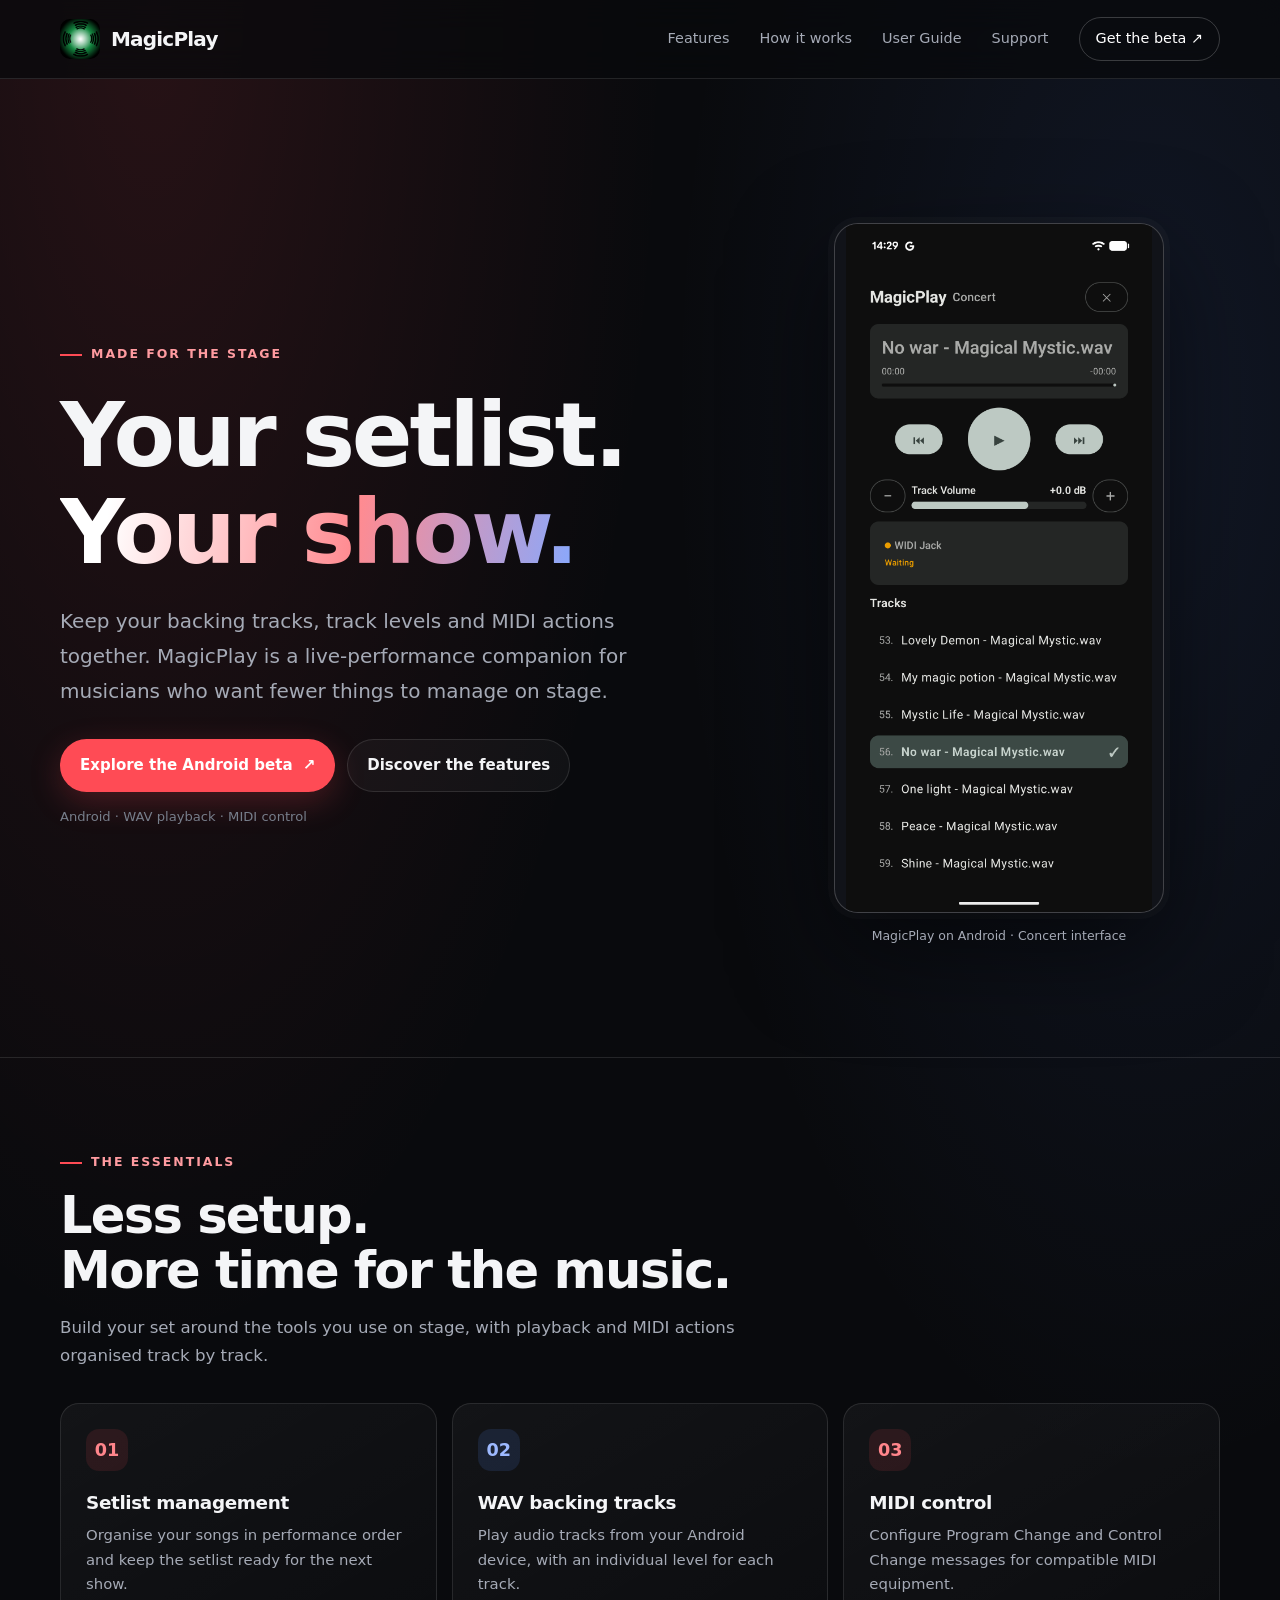
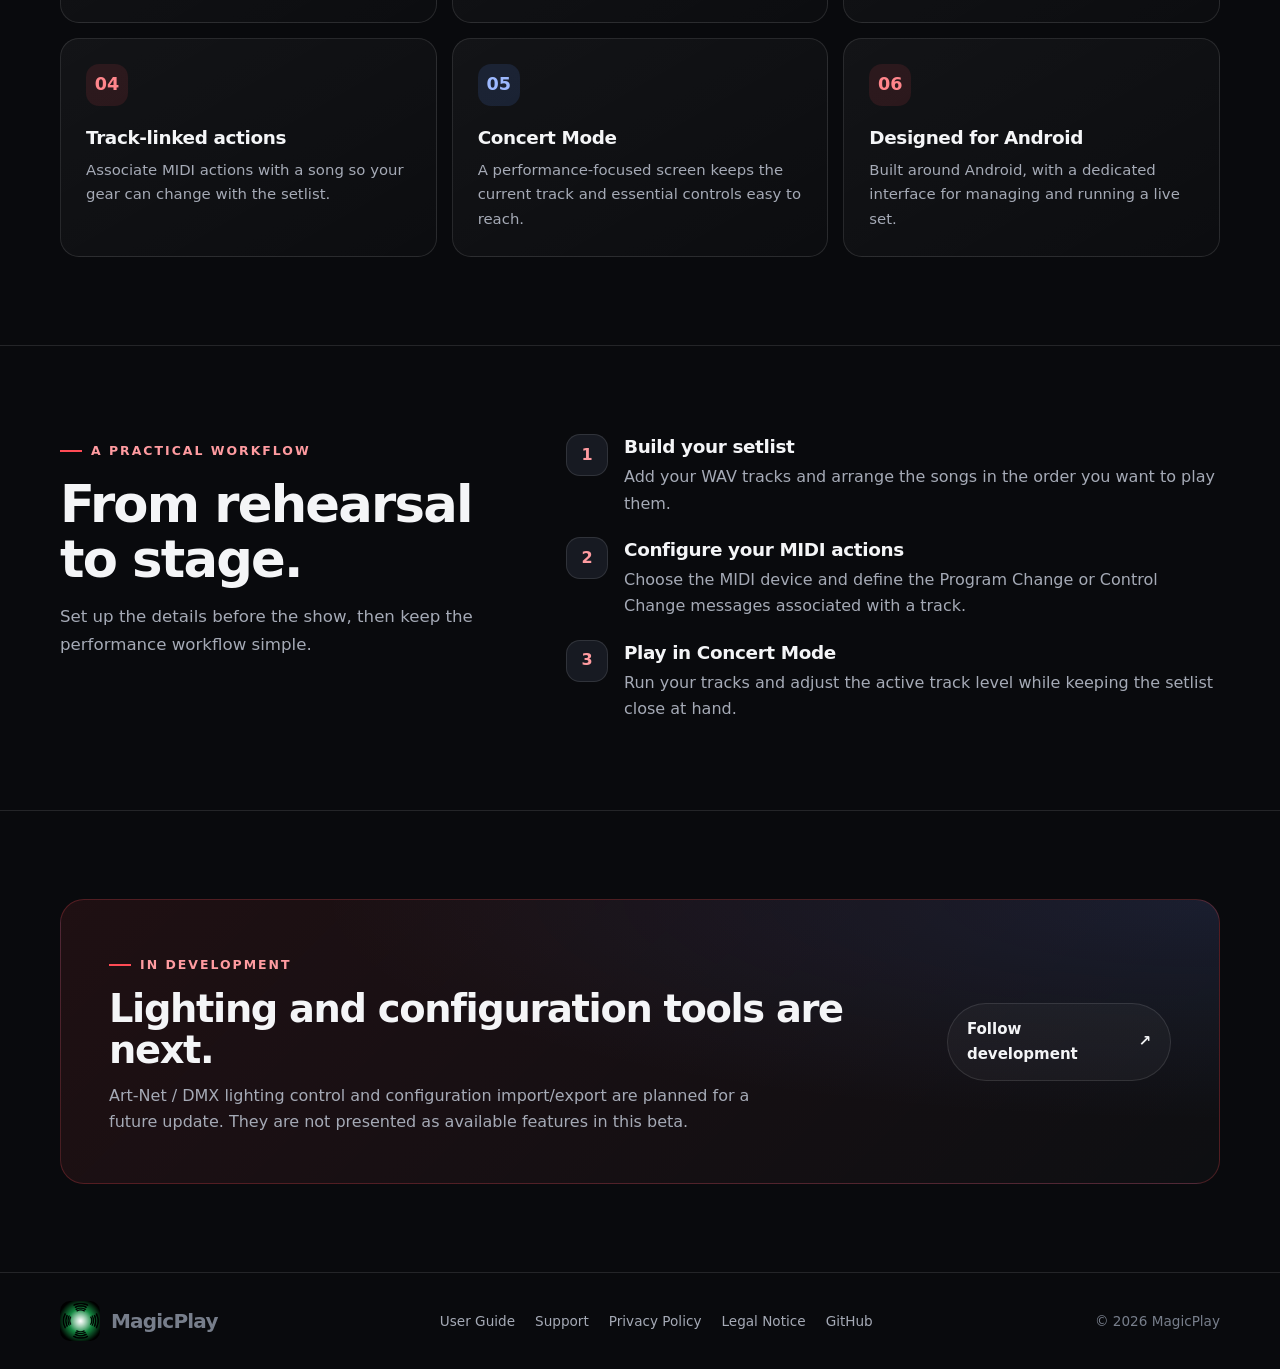
<file: index.html>
<!doctype html>
<html lang="en">
<head>
  <meta charset="utf-8">
  <meta name="viewport" content="width=device-width, initial-scale=1">
  <meta name="theme-color" content="#090a0d">
  <meta name="description" content="MagicPlay brings live setlists, WAV backing tracks and MIDI control together in one Android app built for musicians on stage.">
  <title>MagicPlay — Your Setlist. Your Show.</title>
  <link rel="icon" type="image/png" href="Android/ic_launcher-playstore.png">
  <link rel="stylesheet" href="assets/site.css">
</head>
<body>
  <header class="site-header">
    <div class="wrap nav">
      <a class="brand" href="./" aria-label="MagicPlay home"><img class="brand-logo" src="Android/ic_launcher-playstore.png" alt="" aria-hidden="true"> MagicPlay</a>
      <nav class="nav-links" aria-label="Main navigation">
        <a href="#features">Features</a>
        <a href="#workflow">How it works</a>
        <a href="user-guide.html">User Guide</a>
        <a href="support/">Support</a>
        <a class="nav-cta" href="https://github.com/jimbarba/MagicPlay/releases/tag/1.0.0">Get the beta <span aria-hidden="true">↗</span></a>
      </nav>
    </div>
  </header>

  <main>
    <section class="hero">
      <div class="wrap hero-grid">
        <div>
          <span class="eyebrow">Made for the stage</span>
          <h1>Your setlist.<br><span class="gradient-text">Your show.</span></h1>
          <p class="lead">Keep your backing tracks, track levels and MIDI actions together. MagicPlay is a live-performance companion for musicians who want fewer things to manage on stage.</p>
          <div class="actions">
            <a class="button button-primary" href="https://github.com/jimbarba/MagicPlay/releases/tag/1.0.0">Explore the Android beta <span aria-hidden="true">↗</span></a>
            <a class="button button-secondary" href="#features">Discover the features</a>
          </div>
          <p class="microcopy">Android · WAV playback · MIDI control</p>
        </div>

        <div class="device-stage screenshot-stage">
          <figure class="app-screenshot">
            <img src="Android/Screenshot_20261024-140210.png" alt="MagicPlay running on Android, showing the real app interface" fetchpriority="high">
            <figcaption>MagicPlay on Android · Concert interface</figcaption>
          </figure>
        </div>
      </div>
    </section>

    <section class="section" id="features">
      <div class="wrap">
        <div class="section-heading">
          <span class="eyebrow">The essentials</span>
          <h2>Less setup.<br>More time for the music.</h2>
          <p>Build your set around the tools you use on stage, with playback and MIDI actions organised track by track.</p>
        </div>
        <div class="feature-grid">
          <article class="feature-card"><div class="feature-icon">01</div><h3>Setlist management</h3><p>Organise your songs in performance order and keep the setlist ready for the next show.</p></article>
          <article class="feature-card"><div class="feature-icon">02</div><h3>WAV backing tracks</h3><p>Play audio tracks from your Android device, with an individual level for each track.</p></article>
          <article class="feature-card"><div class="feature-icon">03</div><h3>MIDI control</h3><p>Configure Program Change and Control Change messages for compatible MIDI equipment.</p></article>
          <article class="feature-card"><div class="feature-icon">04</div><h3>Track-linked actions</h3><p>Associate MIDI actions with a song so your gear can change with the setlist.</p></article>
          <article class="feature-card"><div class="feature-icon">05</div><h3>Concert Mode</h3><p>A performance-focused screen keeps the current track and essential controls easy to reach.</p></article>
          <article class="feature-card"><div class="feature-icon">06</div><h3>Designed for Android</h3><p>Built around Android, with a dedicated interface for managing and running a live set.</p></article>
        </div>
      </div>
    </section>

    <section class="section" id="workflow">
      <div class="wrap split">
        <div class="section-heading">
          <span class="eyebrow">A practical workflow</span>
          <h2>From rehearsal to stage.</h2>
          <p>Set up the details before the show, then keep the performance workflow simple.</p>
        </div>
        <div class="steps">
          <div class="step"><span class="step-number">1</span><div><h3>Build your setlist</h3><p>Add your WAV tracks and arrange the songs in the order you want to play them.</p></div></div>
          <div class="step"><span class="step-number">2</span><div><h3>Configure your MIDI actions</h3><p>Choose the MIDI device and define the Program Change or Control Change messages associated with a track.</p></div></div>
          <div class="step"><span class="step-number">3</span><div><h3>Play in Concert Mode</h3><p>Run your tracks and adjust the active track level while keeping the setlist close at hand.</p></div></div>
        </div>
      </div>
    </section>

    <section class="section">
      <div class="wrap callout">
        <div><span class="eyebrow">In development</span><h2>Lighting and configuration tools are next.</h2><p>Art-Net / DMX lighting control and configuration import/export are planned for a future update. They are not presented as available features in this beta.</p></div>
        <a class="button button-secondary" href="https://github.com/jimbarba/MagicPlay">Follow development <span aria-hidden="true">↗</span></a>
      </div>
    </section>
  </main>

  <footer class="site-footer">
    <div class="wrap footer-inner">
      <a class="brand" href="./"><img class="brand-logo" src="Android/ic_launcher-playstore.png" alt="" aria-hidden="true"> MagicPlay</a>
      <div class="footer-links"><a href="user-guide.html">User Guide</a><a href="support/">Support</a><a href="privacy/">Privacy Policy</a><a href="legal/">Legal Notice</a><a href="https://github.com/jimbarba/MagicPlay">GitHub</a></div>
      <span>© 2026 MagicPlay</span>
    </div>
  </footer>
</body>
</html>
</file>
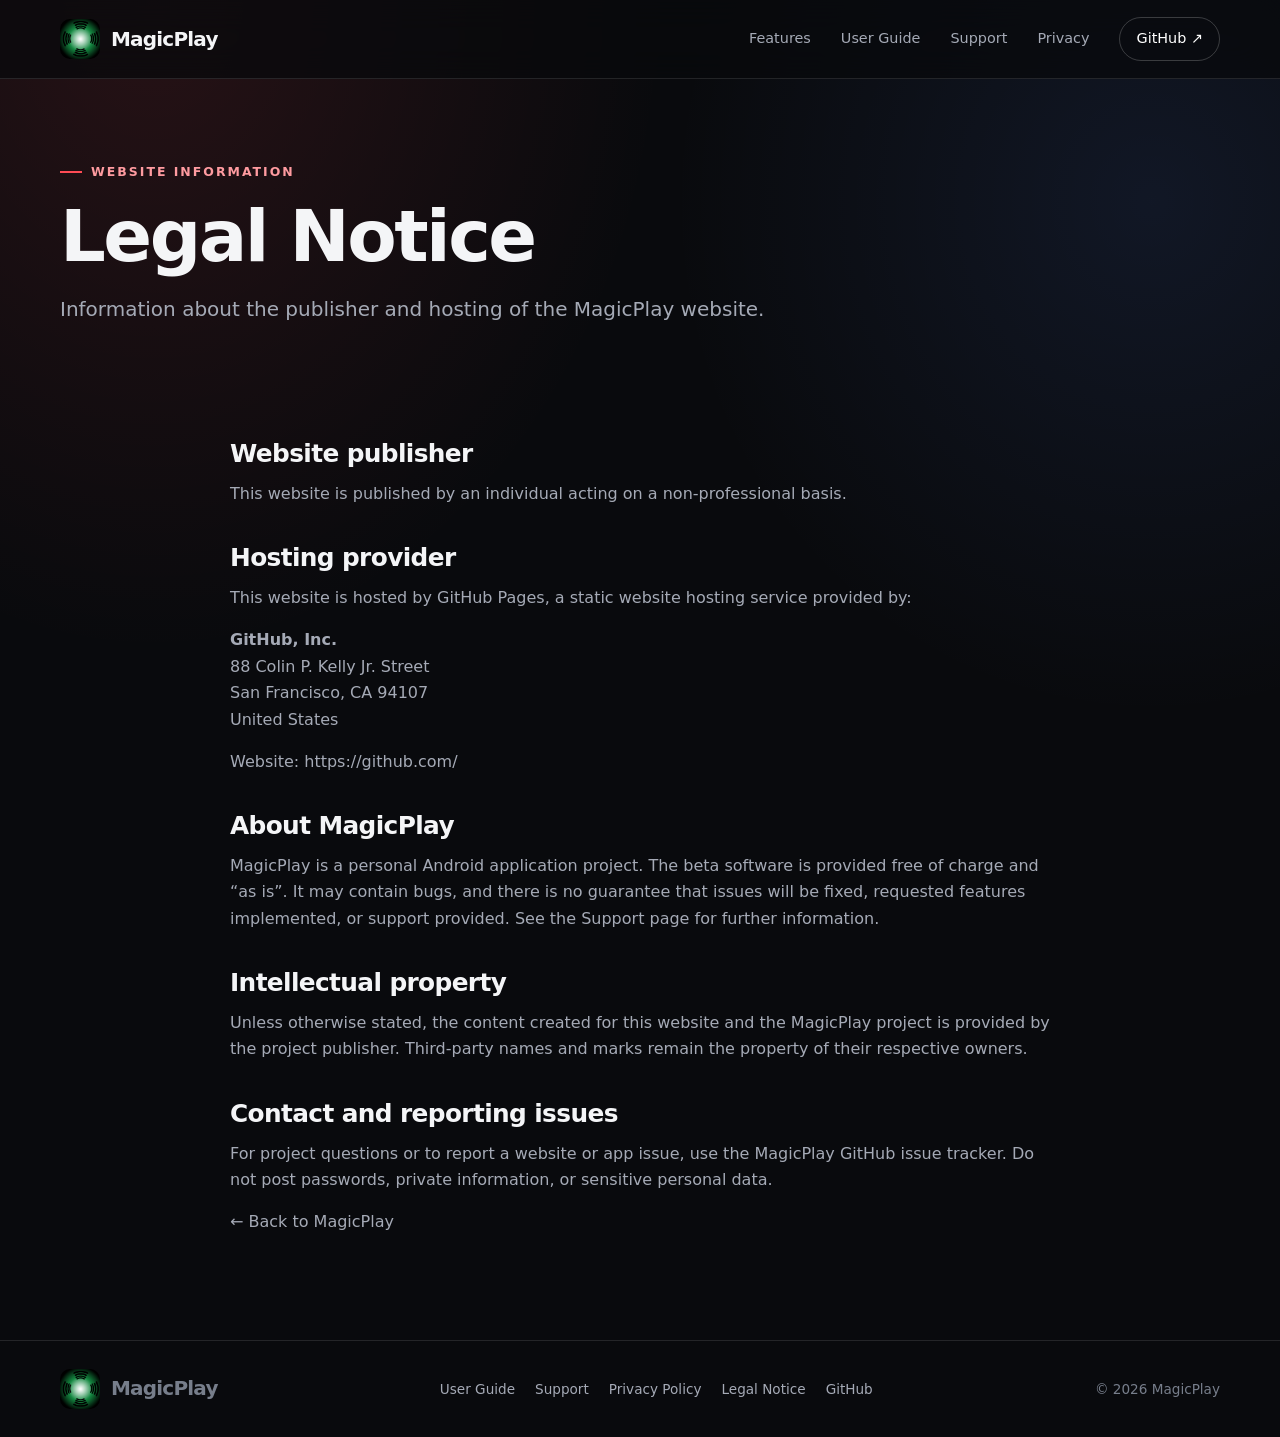
<file: legal/index.html>
<!doctype html>
<html lang="en">
<head>
  <meta charset="utf-8">
  <meta name="viewport" content="width=device-width, initial-scale=1">
  <meta name="theme-color" content="#090a0d">
  <meta name="description" content="Legal notice for the MagicPlay website and Android app.">
  <title>Legal Notice — MagicPlay</title>
  <link rel="icon" type="image/png" href="../Android/ic_launcher-playstore.png">
  <link rel="stylesheet" href="../assets/site.css">
</head>
<body>
  <header class="site-header"><div class="wrap nav">
    <a class="brand" href="../"><img class="brand-logo" src="../Android/ic_launcher-playstore.png" alt="" aria-hidden="true"> MagicPlay</a>
    <nav class="nav-links" aria-label="Main navigation"><a href="../#features">Features</a><a href="../user-guide.html">User Guide</a><a href="../support/">Support</a><a href="../privacy/">Privacy</a><a class="nav-cta" href="https://github.com/jimbarba/MagicPlay">GitHub <span aria-hidden="true">↗</span></a></nav>
  </div></header>
  <main>
    <section class="page-hero"><div class="wrap">
      <span class="eyebrow">Website information</span>
      <h1>Legal Notice</h1>
      <p class="lead">Information about the publisher and hosting of the MagicPlay website.</p>
    </div></section>
    <section class="wrap prose">
      <h2>Website publisher</h2>
      <p>This website is published by an individual acting on a non-professional basis.</p>
      <h2>Hosting provider</h2>
      <p>This website is hosted by GitHub Pages, a static website hosting service provided by:</p>
      <p><strong>GitHub, Inc.</strong><br>
      88 Colin P. Kelly Jr. Street<br>
      San Francisco, CA 94107<br>
      United States</p>
      <p>Website: <a href="https://github.com/">https://github.com/</a></p>

      <h2>About MagicPlay</h2>
      <p>MagicPlay is a personal Android application project. The beta software is provided free of charge and “as is”. It may contain bugs, and there is no guarantee that issues will be fixed, requested features implemented, or support provided. See the <a href="../support/">Support page</a> for further information.</p>

      <h2>Intellectual property</h2>
      <p>Unless otherwise stated, the content created for this website and the MagicPlay project is provided by the project publisher. Third-party names and marks remain the property of their respective owners.</p>

      <h2>Contact and reporting issues</h2>
      <p>For project questions or to report a website or app issue, use the <a href="https://github.com/jimbarba/MagicPlay/issues">MagicPlay GitHub issue tracker</a>. Do not post passwords, private information, or sensitive personal data.</p>
      <p><a href="../">← Back to MagicPlay</a></p>
    </section>
  </main>
  <footer class="site-footer"><div class="wrap footer-inner"><a class="brand" href="../"><img class="brand-logo" src="../Android/ic_launcher-playstore.png" alt="" aria-hidden="true"> MagicPlay</a><div class="footer-links"><a href="../user-guide.html">User Guide</a><a href="../support/">Support</a><a href="../privacy/">Privacy Policy</a><a href="./">Legal Notice</a><a href="https://github.com/jimbarba/MagicPlay">GitHub</a></div><span>© 2026 MagicPlay</span></div></footer>
</body>
</html>
</file>
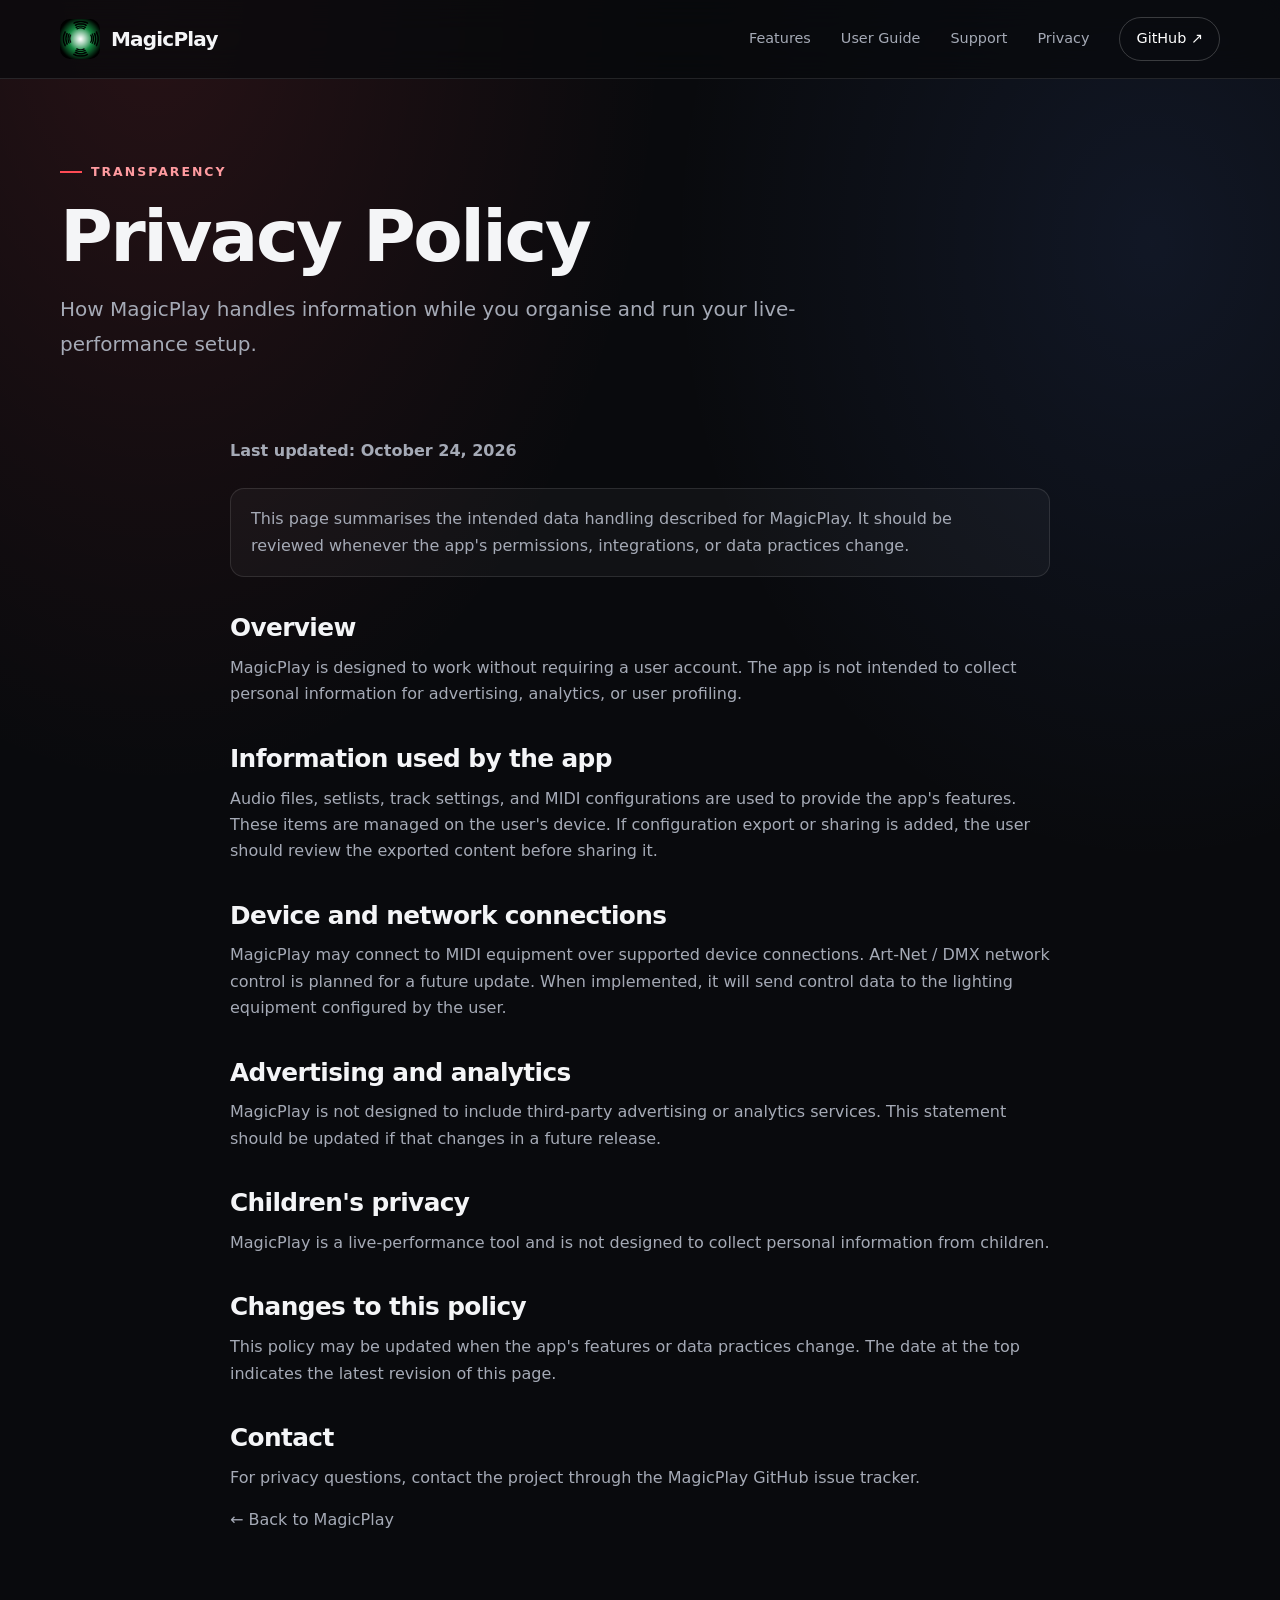
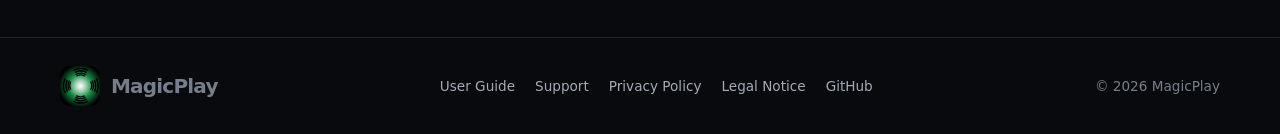
<file: privacy/index.html>
<!doctype html>
<html lang="en">
<head>
  <meta charset="utf-8">
  <meta name="viewport" content="width=device-width, initial-scale=1">
  <meta name="theme-color" content="#090a0d">
  <meta name="description" content="Privacy information for MagicPlay.">
  <title>Privacy Policy — MagicPlay</title>
  <link rel="icon" type="image/png" href="../Android/ic_launcher-playstore.png">
  <link rel="stylesheet" href="../assets/site.css">
</head>
<body>
  <header class="site-header"><div class="wrap nav">
    <a class="brand" href="../"><img class="brand-logo" src="../Android/ic_launcher-playstore.png" alt="" aria-hidden="true"> MagicPlay</a>
    <nav class="nav-links" aria-label="Main navigation"><a href="../#features">Features</a><a href="../user-guide.html">User Guide</a><a href="../support/">Support</a><a href="./">Privacy</a><a class="nav-cta" href="https://github.com/jimbarba/MagicPlay">GitHub <span aria-hidden="true">↗</span></a></nav>
  </div></header>
  <main>
    <section class="page-hero"><div class="wrap">
      <span class="eyebrow">Transparency</span>
      <h1>Privacy Policy</h1>
      <p class="lead">How MagicPlay handles information while you organise and run your live-performance setup.</p>
    </div></section>
    <section class="wrap prose">
      <p><strong>Last updated: October 24, 2026</strong></p>
      <div class="note"><p>This page summarises the intended data handling described for MagicPlay. It should be reviewed whenever the app's permissions, integrations, or data practices change.</p></div>

      <h2>Overview</h2>
      <p>MagicPlay is designed to work without requiring a user account. The app is not intended to collect personal information for advertising, analytics, or user profiling.</p>

      <h2>Information used by the app</h2>
      <p>Audio files, setlists, track settings, and MIDI configurations are used to provide the app's features. These items are managed on the user's device. If configuration export or sharing is added, the user should review the exported content before sharing it.</p>

      <h2>Device and network connections</h2>
      <p>MagicPlay may connect to MIDI equipment over supported device connections. Art-Net / DMX network control is planned for a future update. When implemented, it will send control data to the lighting equipment configured by the user.</p>

      <h2>Advertising and analytics</h2>
      <p>MagicPlay is not designed to include third-party advertising or analytics services. This statement should be updated if that changes in a future release.</p>

      <h2>Children's privacy</h2>
      <p>MagicPlay is a live-performance tool and is not designed to collect personal information from children.</p>

      <h2>Changes to this policy</h2>
      <p>This policy may be updated when the app's features or data practices change. The date at the top indicates the latest revision of this page.</p>

      <h2>Contact</h2>
      <p>For privacy questions, contact the project through the <a href="https://github.com/jimbarba/MagicPlay/issues">MagicPlay GitHub issue tracker</a>.</p>
      <p><a href="../">← Back to MagicPlay</a></p>
    </section>
  </main>
  <footer class="site-footer"><div class="wrap footer-inner"><a class="brand" href="../"><img class="brand-logo" src="../Android/ic_launcher-playstore.png" alt="" aria-hidden="true"> MagicPlay</a><div class="footer-links"><a href="../user-guide.html">User Guide</a><a href="../support/">Support</a><a href="./">Privacy Policy</a><a href="../legal/">Legal Notice</a><a href="https://github.com/jimbarba/MagicPlay">GitHub</a></div><span>© 2026 MagicPlay</span></div></footer>
</body>
</html>
</file>
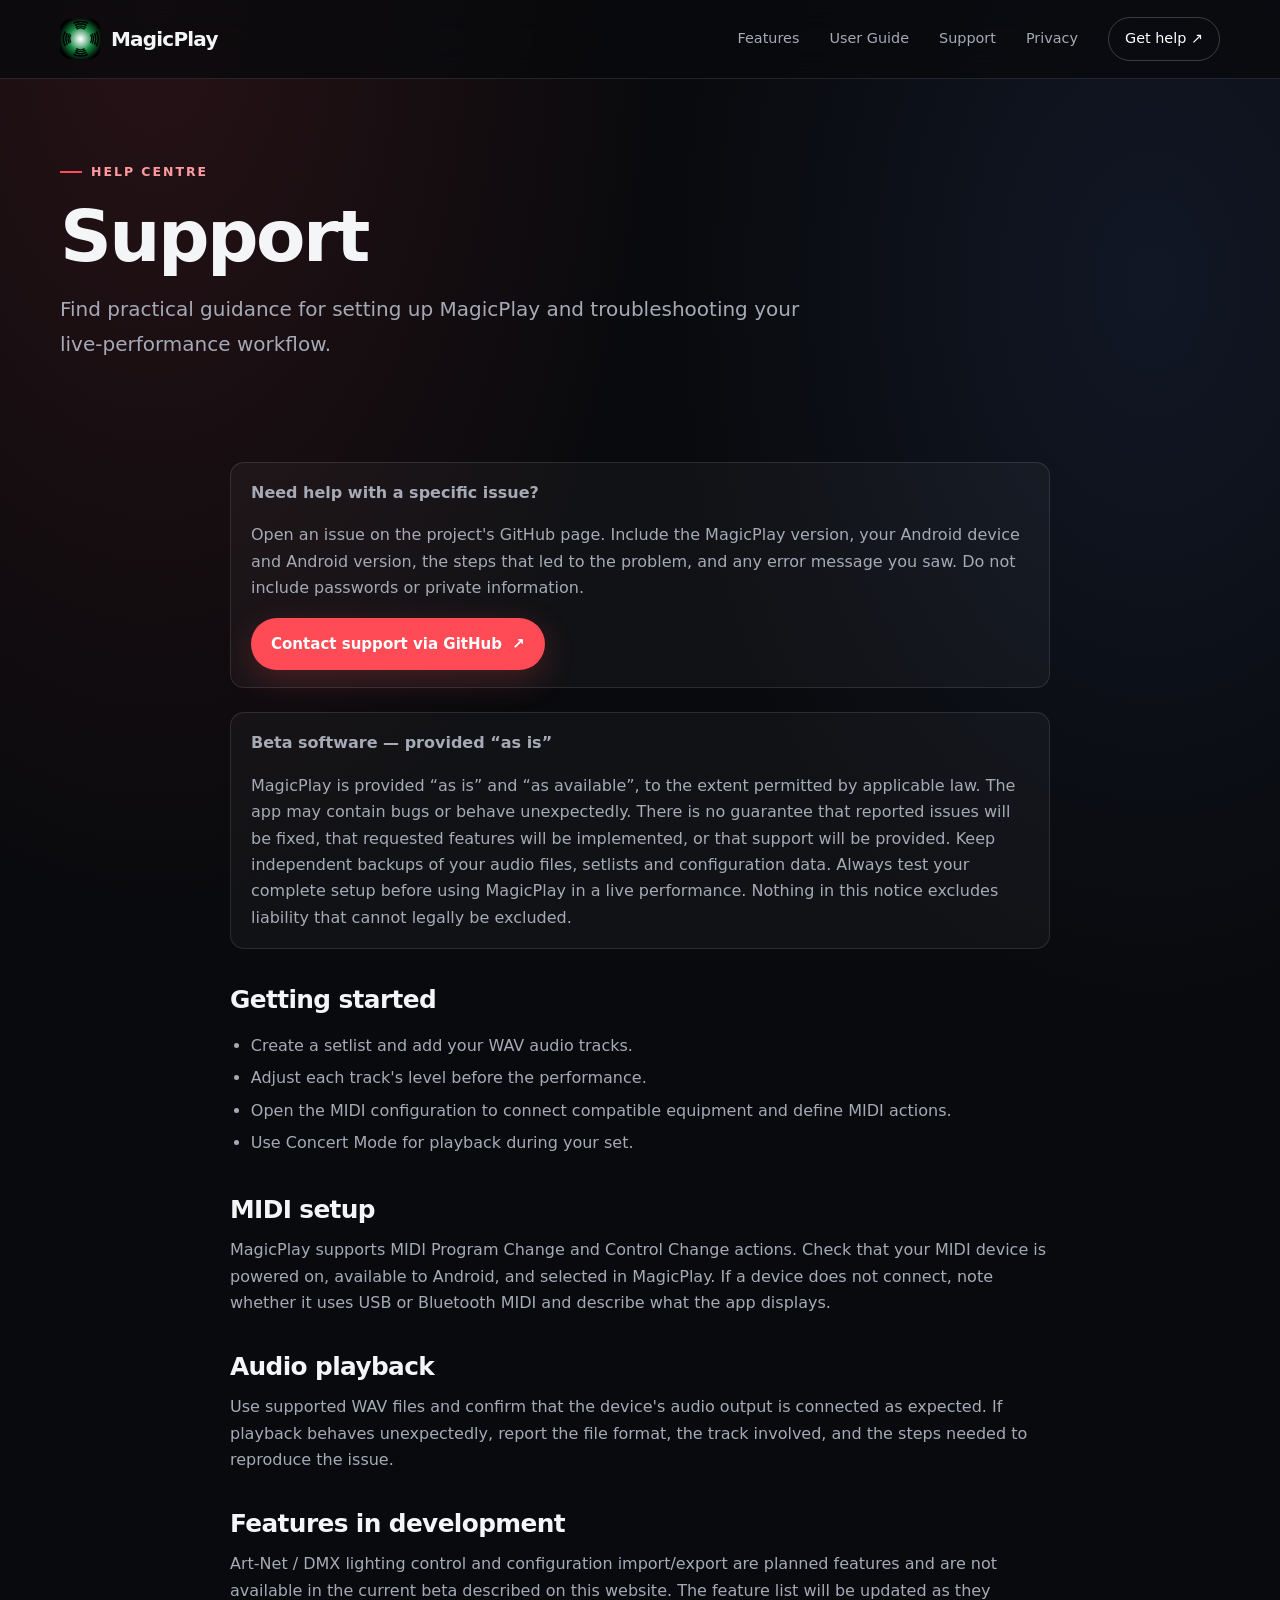
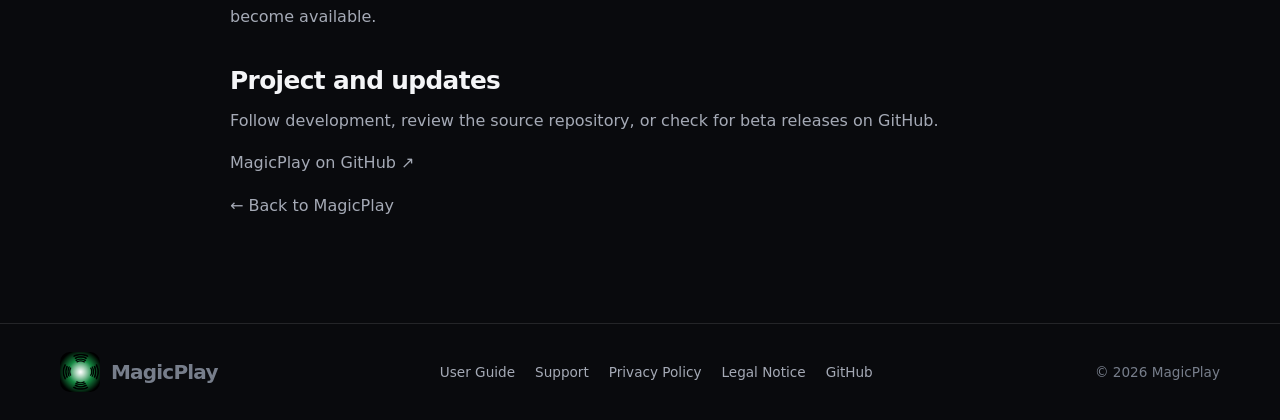
<file: support/index.html>
<!doctype html>
<html lang="en">
<head>
  <meta charset="utf-8">
  <meta name="viewport" content="width=device-width, initial-scale=1">
  <meta name="theme-color" content="#090a0d">
  <meta name="description" content="Help and support for MagicPlay on Android.">
  <title>Support — MagicPlay</title>
  <link rel="icon" type="image/png" href="../Android/ic_launcher-playstore.png">
  <link rel="stylesheet" href="../assets/site.css">
</head>
<body>
  <header class="site-header"><div class="wrap nav">
    <a class="brand" href="../"><img class="brand-logo" src="../Android/ic_launcher-playstore.png" alt="" aria-hidden="true"> MagicPlay</a>
    <nav class="nav-links" aria-label="Main navigation"><a href="../#features">Features</a><a href="../user-guide.html">User Guide</a><a href="./">Support</a><a href="../privacy/">Privacy</a><a class="nav-cta" href="https://github.com/jimbarba/MagicPlay/issues">Get help <span aria-hidden="true">↗</span></a></nav>
  </div></header>
  <main>
    <section class="page-hero"><div class="wrap">
      <span class="eyebrow">Help centre</span>
      <h1>Support</h1>
      <p class="lead">Find practical guidance for setting up MagicPlay and troubleshooting your live-performance workflow.</p>
    </div></section>
    <section class="wrap prose">
      <div class="note"><p><strong>Need help with a specific issue?</strong></p><p>Open an issue on the project's GitHub page. Include the MagicPlay version, your Android device and Android version, the steps that led to the problem, and any error message you saw. Do not include passwords or private information.</p><a class="button button-primary" href="https://github.com/jimbarba/MagicPlay/issues">Contact support via GitHub <span aria-hidden="true">↗</span></a></div>

      <div class="note"><p><strong>Beta software — provided “as is”</strong></p><p>MagicPlay is provided “as is” and “as available”, to the extent permitted by applicable law. The app may contain bugs or behave unexpectedly. There is no guarantee that reported issues will be fixed, that requested features will be implemented, or that support will be provided. Keep independent backups of your audio files, setlists and configuration data. Always test your complete setup before using MagicPlay in a live performance. Nothing in this notice excludes liability that cannot legally be excluded.</p></div>

      <h2>Getting started</h2>
      <ul>
        <li>Create a setlist and add your WAV audio tracks.</li>
        <li>Adjust each track's level before the performance.</li>
        <li>Open the MIDI configuration to connect compatible equipment and define MIDI actions.</li>
        <li>Use Concert Mode for playback during your set.</li>
      </ul>

      <h2>MIDI setup</h2>
      <p>MagicPlay supports MIDI Program Change and Control Change actions. Check that your MIDI device is powered on, available to Android, and selected in MagicPlay. If a device does not connect, note whether it uses USB or Bluetooth MIDI and describe what the app displays.</p>

      <h2>Audio playback</h2>
      <p>Use supported WAV files and confirm that the device's audio output is connected as expected. If playback behaves unexpectedly, report the file format, the track involved, and the steps needed to reproduce the issue.</p>

      <h2>Features in development</h2>
      <p>Art-Net / DMX lighting control and configuration import/export are planned features and are not available in the current beta described on this website. The feature list will be updated as they become available.</p>

      <h2>Project and updates</h2>
      <p>Follow development, review the source repository, or check for beta releases on GitHub.</p>
      <p><a href="https://github.com/jimbarba/MagicPlay">MagicPlay on GitHub ↗</a></p>
      <p><a href="../">← Back to MagicPlay</a></p>
    </section>
  </main>
  <footer class="site-footer"><div class="wrap footer-inner"><a class="brand" href="../"><img class="brand-logo" src="../Android/ic_launcher-playstore.png" alt="" aria-hidden="true"> MagicPlay</a><div class="footer-links"><a href="../user-guide.html">User Guide</a><a href="./">Support</a><a href="../privacy/">Privacy Policy</a><a href="../legal/">Legal Notice</a><a href="https://github.com/jimbarba/MagicPlay">GitHub</a></div><span>© 2026 MagicPlay</span></div></footer>
</body>
</html>
</file>
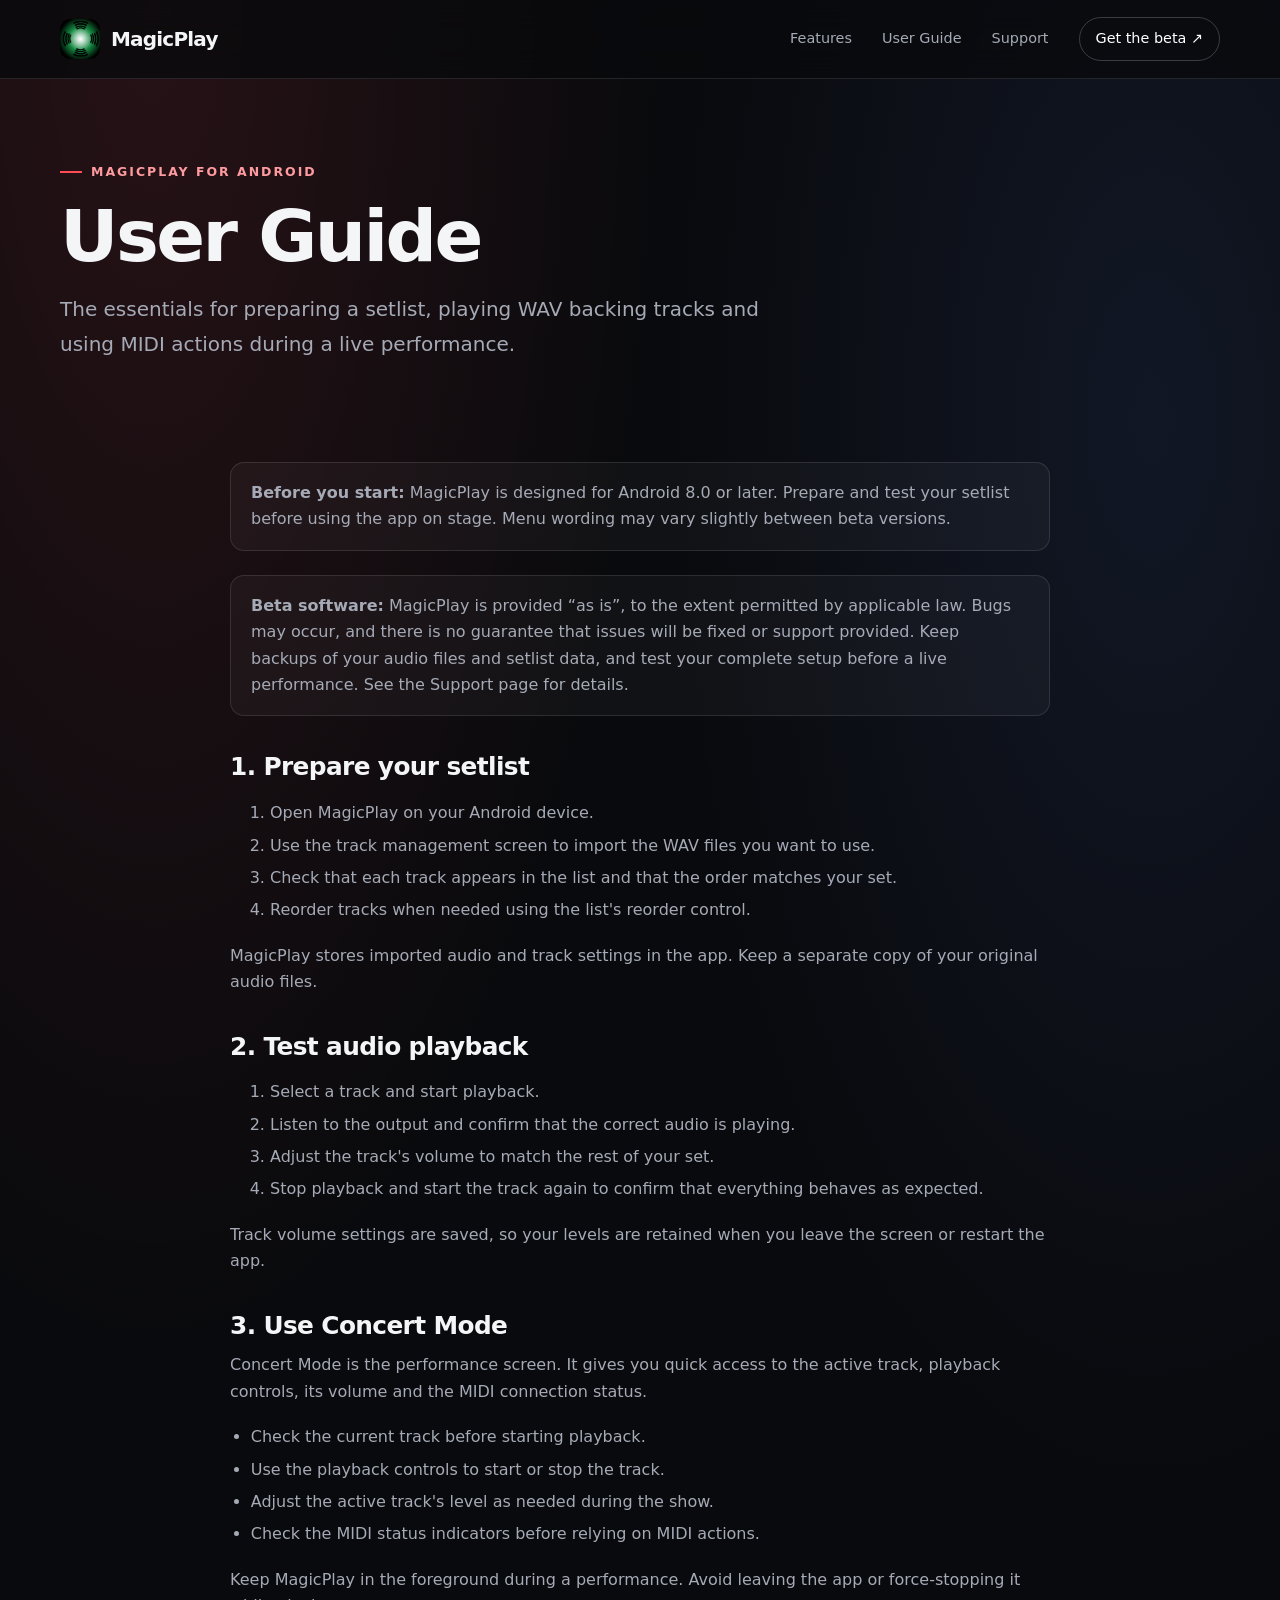
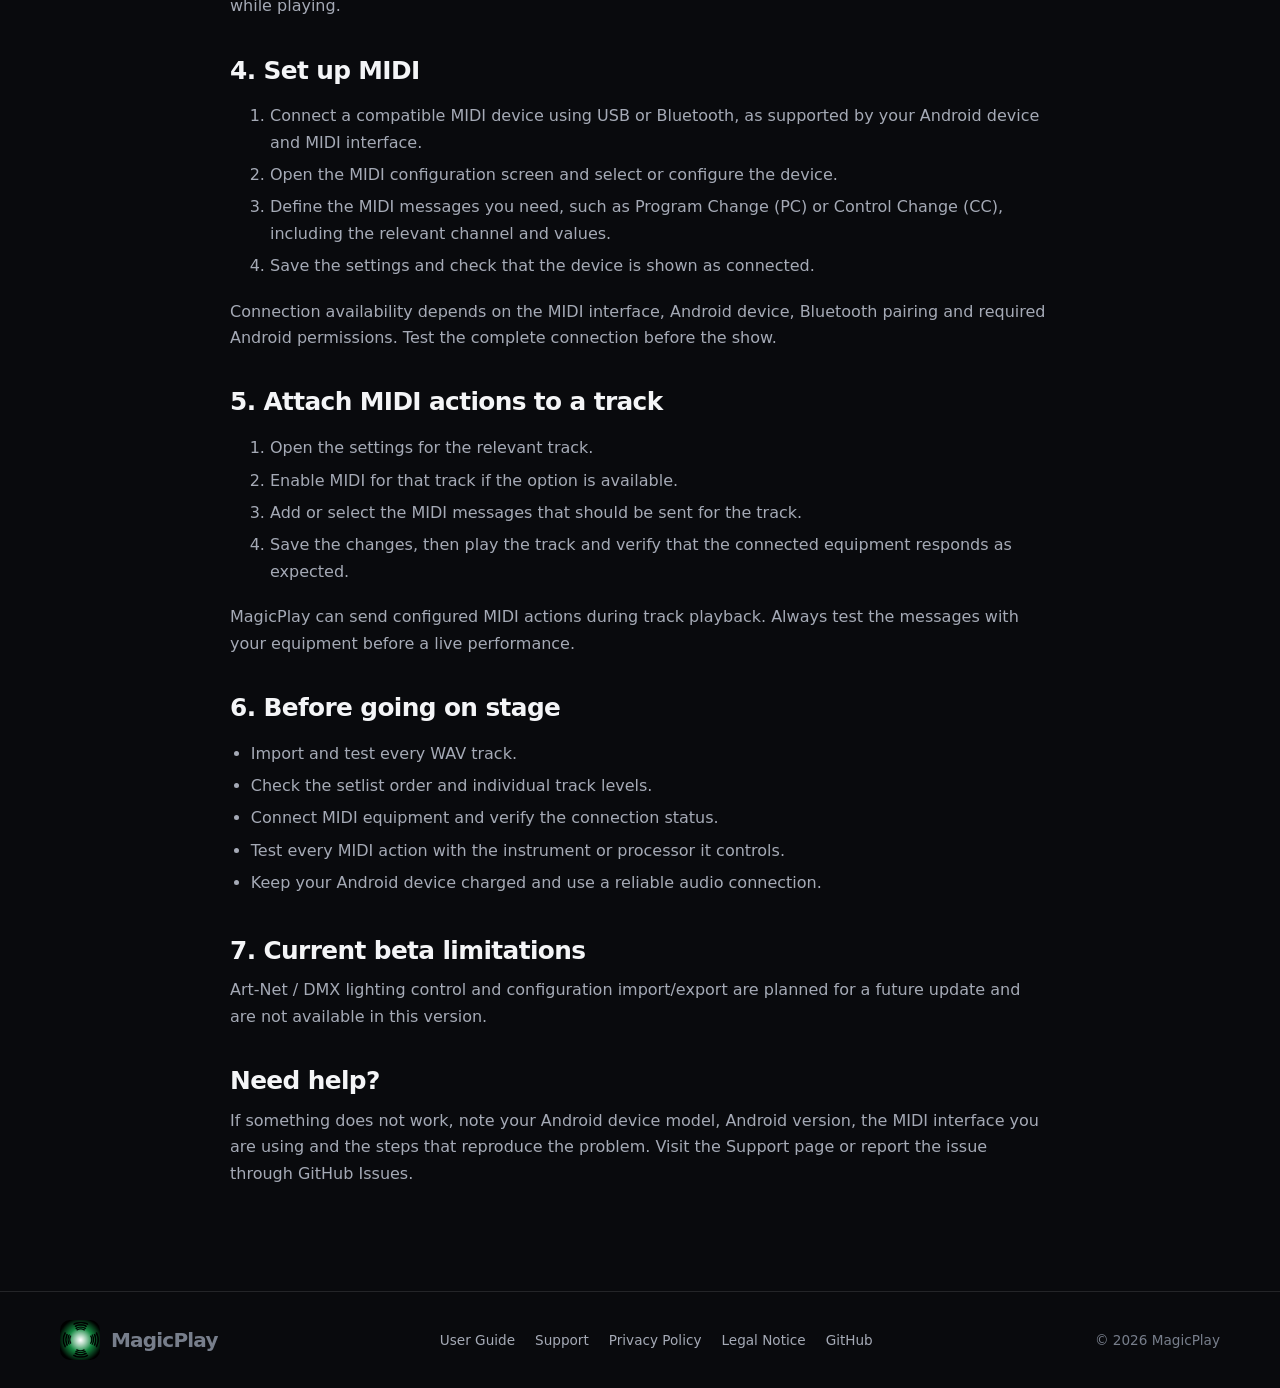
<file: user-guide.html>
<!doctype html>
<html lang="en">
<head>
  <meta charset="utf-8">
  <meta name="viewport" content="width=device-width, initial-scale=1">
  <meta name="theme-color" content="#090a0d">
  <meta name="description" content="A simple user guide for MagicPlay on Android: setlists, WAV playback, track levels and MIDI actions.">
  <title>User Guide — MagicPlay</title>
  <link rel="icon" type="image/png" href="Android/ic_launcher-playstore.png">
  <link rel="stylesheet" href="assets/site.css">
</head>
<body>
  <header class="site-header">
    <div class="wrap nav">
      <a class="brand" href="./" aria-label="MagicPlay home"><img class="brand-logo" src="Android/ic_launcher-playstore.png" alt="" aria-hidden="true"> MagicPlay</a>
      <nav class="nav-links" aria-label="Main navigation">
        <a href="./#features">Features</a>
        <a href="user-guide.html" aria-current="page">User Guide</a>
        <a href="support/">Support</a>
        <a class="nav-cta" href="https://github.com/jimbarba/MagicPlay/releases/tag/1.0.0">Get the beta <span aria-hidden="true">↗</span></a>
      </nav>
    </div>
  </header>

  <main>
    <section class="page-hero">
      <div class="wrap">
        <span class="eyebrow">MagicPlay for Android</span>
        <h1>User Guide</h1>
        <p class="lead">The essentials for preparing a setlist, playing WAV backing tracks and using MIDI actions during a live performance.</p>
      </div>
    </section>

    <section class="wrap prose">
      <div class="note">
        <p><strong>Before you start:</strong> MagicPlay is designed for Android 8.0 or later. Prepare and test your setlist before using the app on stage. Menu wording may vary slightly between beta versions.</p>
      </div>
      <div class="note">
        <p><strong>Beta software:</strong> MagicPlay is provided “as is”, to the extent permitted by applicable law. Bugs may occur, and there is no guarantee that issues will be fixed or support provided. Keep backups of your audio files and setlist data, and test your complete setup before a live performance. See the <a href="support/">Support page</a> for details.</p>
      </div>

      <h2>1. Prepare your setlist</h2>
      <ol>
        <li>Open MagicPlay on your Android device.</li>
        <li>Use the track management screen to import the WAV files you want to use.</li>
        <li>Check that each track appears in the list and that the order matches your set.</li>
        <li>Reorder tracks when needed using the list's reorder control.</li>
      </ol>
      <p>MagicPlay stores imported audio and track settings in the app. Keep a separate copy of your original audio files.</p>

      <h2>2. Test audio playback</h2>
      <ol>
        <li>Select a track and start playback.</li>
        <li>Listen to the output and confirm that the correct audio is playing.</li>
        <li>Adjust the track's volume to match the rest of your set.</li>
        <li>Stop playback and start the track again to confirm that everything behaves as expected.</li>
      </ol>
      <p>Track volume settings are saved, so your levels are retained when you leave the screen or restart the app.</p>

      <h2>3. Use Concert Mode</h2>
      <p>Concert Mode is the performance screen. It gives you quick access to the active track, playback controls, its volume and the MIDI connection status.</p>
      <ul>
        <li>Check the current track before starting playback.</li>
        <li>Use the playback controls to start or stop the track.</li>
        <li>Adjust the active track's level as needed during the show.</li>
        <li>Check the MIDI status indicators before relying on MIDI actions.</li>
      </ul>
      <p>Keep MagicPlay in the foreground during a performance. Avoid leaving the app or force-stopping it while playing.</p>

      <h2>4. Set up MIDI</h2>
      <ol>
        <li>Connect a compatible MIDI device using USB or Bluetooth, as supported by your Android device and MIDI interface.</li>
        <li>Open the MIDI configuration screen and select or configure the device.</li>
        <li>Define the MIDI messages you need, such as Program Change (PC) or Control Change (CC), including the relevant channel and values.</li>
        <li>Save the settings and check that the device is shown as connected.</li>
      </ol>
      <p>Connection availability depends on the MIDI interface, Android device, Bluetooth pairing and required Android permissions. Test the complete connection before the show.</p>

      <h2>5. Attach MIDI actions to a track</h2>
      <ol>
        <li>Open the settings for the relevant track.</li>
        <li>Enable MIDI for that track if the option is available.</li>
        <li>Add or select the MIDI messages that should be sent for the track.</li>
        <li>Save the changes, then play the track and verify that the connected equipment responds as expected.</li>
      </ol>
      <p>MagicPlay can send configured MIDI actions during track playback. Always test the messages with your equipment before a live performance.</p>

      <h2>6. Before going on stage</h2>
      <ul>
        <li>Import and test every WAV track.</li>
        <li>Check the setlist order and individual track levels.</li>
        <li>Connect MIDI equipment and verify the connection status.</li>
        <li>Test every MIDI action with the instrument or processor it controls.</li>
        <li>Keep your Android device charged and use a reliable audio connection.</li>
      </ul>

      <h2>7. Current beta limitations</h2>
      <p>Art-Net / DMX lighting control and configuration import/export are planned for a future update and are not available in this version.</p>

      <h2>Need help?</h2>
      <p>If something does not work, note your Android device model, Android version, the MIDI interface you are using and the steps that reproduce the problem. Visit the <a href="support/">Support page</a> or report the issue through <a href="https://github.com/jimbarba/MagicPlay/issues">GitHub Issues</a>.</p>
    </section>
  </main>

  <footer class="site-footer">
    <div class="wrap footer-inner">
      <a class="brand" href="./"><img class="brand-logo" src="Android/ic_launcher-playstore.png" alt="" aria-hidden="true"> MagicPlay</a>
      <div class="footer-links"><a href="user-guide.html">User Guide</a><a href="support/">Support</a><a href="privacy/">Privacy Policy</a><a href="legal/">Legal Notice</a><a href="https://github.com/jimbarba/MagicPlay">GitHub</a></div>
      <span>© 2026 MagicPlay</span>
    </div>
  </footer>
</body>
</html>
</file>
<file: assets/site.css>
:root {
  color-scheme: dark;
  --bg: #090a0d;
  --surface: #111319;
  --surface-2: #171a22;
  --text: #f4f5f7;
  --muted: #a5aab6;
  --line: rgba(255,255,255,.11);
  --red: #ff4b55;
  --blue: #5a8cff;
  --green: #82e0b0;
  --max: 1160px;
}
* { box-sizing: border-box; }
html { scroll-behavior: smooth; }
body {
  margin: 0;
  background:
    radial-gradient(ellipse at 12% 0%, rgba(255,75,85,.12), transparent 32rem),
    radial-gradient(ellipse at 90% 14%, rgba(90,140,255,.10), transparent 30rem),
    var(--bg);
  color: var(--text);
  font-family: Inter, ui-sans-serif, system-ui, -apple-system, BlinkMacSystemFont, "Segoe UI", sans-serif;
  font-size: 16px;
  line-height: 1.65;
  -webkit-font-smoothing: antialiased;
}
a { color: inherit; text-decoration: none; }
a:hover { color: var(--red); }
p { color: var(--muted); margin: 0 0 1rem; }
h1, h2, h3 { margin: 0; line-height: 1.08; letter-spacing: -.035em; }
h1 { font-size: clamp(2.7rem, 7vw, 5.7rem); max-width: 850px; }
h2 { font-size: clamp(2rem, 4vw, 3.2rem); }
h3 { font-size: 1.15rem; letter-spacing: -.02em; }
.wrap { width: min(var(--max), calc(100% - 40px)); margin-inline: auto; }
.site-header { border-bottom: 1px solid var(--line); background: rgba(9,10,13,.76); backdrop-filter: blur(16px); }
.nav { min-height: 78px; display: flex; align-items: center; justify-content: space-between; gap: 24px; }
.brand { display: inline-flex; align-items: center; gap: 11px; font-weight: 800; letter-spacing: -.04em; font-size: 1.25rem; }
.brand-mark { display: grid; place-items: center; width: 36px; height: 36px; border-radius: 11px; background: linear-gradient(135deg, var(--red), #c9254e); color: white; font-size: .95rem; font-weight: 900; box-shadow: 0 7px 28px rgba(255,75,85,.23); }
.brand-logo { display: block; width: 40px; height: 40px; object-fit: contain; border-radius: 10px; flex: 0 0 auto; }
.nav-links { display: flex; align-items: center; gap: clamp(14px, 3vw, 30px); color: var(--muted); font-size: .9rem; }
.nav-links a { transition: color .18s ease; }
.nav-links .nav-cta { color: white; border: 1px solid rgba(255,255,255,.2); border-radius: 999px; padding: 9px 16px; }
.nav-links .nav-cta:hover { border-color: var(--red); background: rgba(255,75,85,.1); }
.eyebrow { display: inline-flex; align-items: center; gap: 9px; color: #ff9ba0; font-size: .78rem; font-weight: 750; text-transform: uppercase; letter-spacing: .16em; }
.eyebrow:before { content: ""; width: 22px; height: 2px; background: var(--red); }
.hero { padding: clamp(72px, 11vw, 132px) 0 86px; }
.hero-grid { display: grid; grid-template-columns: minmax(0, 1.2fr) minmax(300px, .8fr); gap: 55px; align-items: center; }
.hero h1 { margin: 22px 0 24px; }
.gradient-text { background: linear-gradient(100deg, #fff 10%, #ff8b91 57%, #86a9ff 100%); -webkit-background-clip: text; background-clip: text; color: transparent; }
.lead { max-width: 650px; font-size: clamp(1.05rem, 1.8vw, 1.25rem); line-height: 1.75; }
.actions { display: flex; flex-wrap: wrap; gap: 12px; margin-top: 30px; }
.button { display: inline-flex; align-items: center; justify-content: center; gap: 10px; padding: 13px 19px; border-radius: 999px; font-size: .94rem; font-weight: 750; border: 1px solid transparent; transition: transform .18s ease, border-color .18s ease, background .18s ease; }
.button:hover { transform: translateY(-2px); color: white; }
.button-primary { background: var(--red); color: #fff; box-shadow: 0 10px 32px rgba(255,75,85,.22); }
.button-primary:hover { background: #ff626b; }
.button-secondary { border-color: var(--line); background: rgba(255,255,255,.035); color: var(--text); }
.button-secondary:hover { border-color: rgba(255,255,255,.3); }
.microcopy { margin-top: 14px; font-size: .82rem; color: #777e8b; }

/* Real Android app screenshot in the homepage hero */
.screenshot-stage { min-height: 0; padding: 12px 0 24px; }
.screenshot-stage:before { width: 360px; height: 360px; }
.app-screenshot { width: min(330px, 82vw); margin: 0; text-align: center; }
.app-screenshot img { display: block; width: 100%; height: auto; max-height: 690px; object-fit: contain; border: 1px solid rgba(255,255,255,.2); border-radius: 24px; background: #111319; box-shadow: 0 35px 100px rgba(0,0,0,.55), 0 0 0 6px rgba(255,255,255,.025); }
.app-screenshot figcaption { margin-top: 13px; color: var(--muted); font-size: .78rem; }

.device-stage { min-height: 420px; position: relative; display: grid; place-items: center; isolation: isolate; }
.device-stage:before { content: ""; position: absolute; width: 310px; height: 310px; border-radius: 50%; background: radial-gradient(circle, rgba(255,75,85,.18), rgba(90,140,255,.09) 52%, transparent 70%); filter: blur(8px); z-index: -1; }
.device { width: min(290px, 78vw); border: 1px solid rgba(255,255,255,.2); border-radius: 31px; background: linear-gradient(160deg, #20232d, #0e1015 70%); padding: 12px; box-shadow: 0 35px 100px rgba(0,0,0,.55), 0 0 0 6px rgba(255,255,255,.025); transform: rotate(3deg); }
.device-top { display: flex; align-items: center; justify-content: space-between; padding: 8px 8px 16px; color: #aab0be; font-size: .65rem; }
.app-title { display: flex; justify-content: space-between; align-items: center; padding: 12px 10px 18px; }
.app-title strong { font-size: 1.05rem; }
.live-pill { color: #ff9ba0; background: rgba(255,75,85,.12); border: 1px solid rgba(255,75,85,.24); border-radius: 999px; padding: 3px 8px; font-size: .6rem; text-transform: uppercase; letter-spacing: .12em; }
.track { padding: 12px; margin: 7px 0; background: rgba(255,255,255,.045); border: 1px solid rgba(255,255,255,.07); border-radius: 13px; }
.track-head { display: flex; align-items: center; justify-content: space-between; gap: 8px; font-size: .76rem; font-weight: 700; }
.track-sub { font-size: .62rem; color: #8d94a3; margin-top: 3px; }
.track-line { height: 4px; background: #353946; border-radius: 5px; margin-top: 13px; overflow: hidden; }
.track-line span { display: block; height: 100%; width: 68%; background: linear-gradient(90deg, var(--red), #ff9a70); border-radius: inherit; }
.midi-row { display: grid; grid-template-columns: repeat(3, 1fr); gap: 7px; margin-top: 12px; }
.midi-chip { text-align: center; padding: 9px 2px; border-radius: 9px; background: rgba(90,140,255,.1); border: 1px solid rgba(90,140,255,.2); color: #a9c2ff; font-size: .62rem; }
.float-note { position: absolute; padding: 11px 14px; background: rgba(20,23,31,.93); border: 1px solid var(--line); border-radius: 13px; box-shadow: 0 14px 38px rgba(0,0,0,.3); color: var(--text); font-size: .8rem; }
.float-note small { display: block; color: var(--muted); font-size: .68rem; }
.float-note.note-one { top: 54px; right: -5px; }
.float-note.note-two { bottom: 42px; left: -20px; }
.section { padding: 88px 0; border-top: 1px solid var(--line); }
.section-heading { max-width: 680px; margin-bottom: 34px; }
.section-heading h2 { margin: 15px 0 16px; }
.section-heading p { font-size: 1.04rem; }
.feature-grid { display: grid; grid-template-columns: repeat(3, minmax(0,1fr)); gap: 15px; }
.feature-card { padding: 25px; border-radius: 19px; border: 1px solid var(--line); background: linear-gradient(150deg, rgba(255,255,255,.045), rgba(255,255,255,.015)); min-height: 215px; }
.feature-icon { width: 42px; height: 42px; display: grid; place-items: center; border-radius: 13px; margin-bottom: 22px; background: rgba(255,75,85,.11); color: #ff858b; font-weight: 800; font-size: 1.1rem; }
.feature-card:nth-child(2) .feature-icon, .feature-card:nth-child(5) .feature-icon { background: rgba(90,140,255,.13); color: #9db9ff; }
.feature-card h3 { margin-bottom: 10px; }
.feature-card p { font-size: .93rem; margin: 0; }
.status-label { display: inline-flex; align-items: center; border: 1px solid rgba(130,224,176,.22); color: var(--green); background: rgba(130,224,176,.07); border-radius: 999px; padding: 4px 9px; font-size: .7rem; font-weight: 750; margin-bottom: 14px; }
.status-label.planned { color: #c3c8d4; border-color: rgba(255,255,255,.15); background: rgba(255,255,255,.045); }
.split { display: grid; grid-template-columns: .8fr 1.2fr; gap: 70px; align-items: start; }
.steps { display: grid; gap: 20px; }
.step { display: grid; grid-template-columns: 42px 1fr; gap: 16px; }
.step-number { width: 42px; height: 42px; display: grid; place-items: center; border-radius: 14px; background: var(--surface-2); border: 1px solid var(--line); color: #ff9ba0; font-weight: 800; }
.step h3 { margin: 3px 0 7px; }
.step p { margin: 0; }
.callout { padding: clamp(28px, 5vw, 48px); border: 1px solid rgba(255,75,85,.24); border-radius: 24px; background: radial-gradient(ellipse at top right, rgba(90,140,255,.12), transparent 55%), linear-gradient(135deg, rgba(255,75,85,.09), rgba(255,255,255,.025)); display: flex; align-items: center; justify-content: space-between; gap: 28px; }
.callout h2 { font-size: clamp(1.8rem, 3vw, 2.6rem); margin: 12px 0; }
.callout p { max-width: 650px; margin: 0; }
.page-hero { padding: 76px 0 38px; }
.page-hero h1 { font-size: clamp(2.7rem, 6vw, 4.5rem); margin: 16px 0; }
.page-hero .lead { max-width: 740px; }
.prose { max-width: 820px; padding: 22px 0 88px; }
.prose h2 { font-size: 1.55rem; margin: 38px 0 13px; letter-spacing: -.025em; }
.prose h3 { margin: 25px 0 9px; }
.prose p, .prose li { color: var(--muted); }
.prose ul { padding-left: 1.3rem; }
.prose li { padding: 3px 0; }
.note { border: 1px solid var(--line); border-radius: 14px; background: rgba(255,255,255,.035); padding: 17px 20px; margin: 24px 0; }
.note p:last-child { margin-bottom: 0; }
.site-footer { border-top: 1px solid var(--line); padding: 28px 0; color: #777e8b; font-size: .85rem; }
.footer-inner { display: flex; justify-content: space-between; align-items: center; gap: 20px; flex-wrap: wrap; }
.footer-links { display: flex; gap: 20px; flex-wrap: wrap; }
.footer-links a { color: var(--muted); }
@media (max-width: 850px) {
  .hero-grid, .split { grid-template-columns: 1fr; gap: 32px; }
  .hero-grid { gap: 18px; }
  .device-stage { min-height: 390px; max-width: 480px; width: 100%; margin: 0 auto; }
  .feature-grid { grid-template-columns: repeat(2, minmax(0,1fr)); }
  .callout { align-items: flex-start; flex-direction: column; }
  .float-note.note-one { right: 0; }
}
@media (max-width: 560px) {
  .wrap { width: min(var(--max), calc(100% - 28px)); }
  .nav { min-height: 68px; gap: 12px; }
  .nav-links { gap: 12px; font-size: .8rem; }
  .nav-links a:not(.nav-cta) { display: none; }
  .nav-links .nav-cta { padding: 8px 12px; }
  .hero { padding-top: 66px; }
  .feature-grid { grid-template-columns: 1fr; }
  .feature-card { min-height: auto; }
  .device-stage { min-height: 360px; }
  .device { width: min(270px, 76vw); }
  .float-note.note-one { top: 28px; right: -2px; }
  .float-note.note-two { bottom: 18px; left: -2px; }
  .section { padding: 64px 0; }
  .page-hero { padding-top: 58px; }
}
@media (prefers-reduced-motion: reduce) {
  html { scroll-behavior: auto; }
  *, *::before, *::after { transition-duration: .01ms !important; animation-duration: .01ms !important; }
}
</file>
